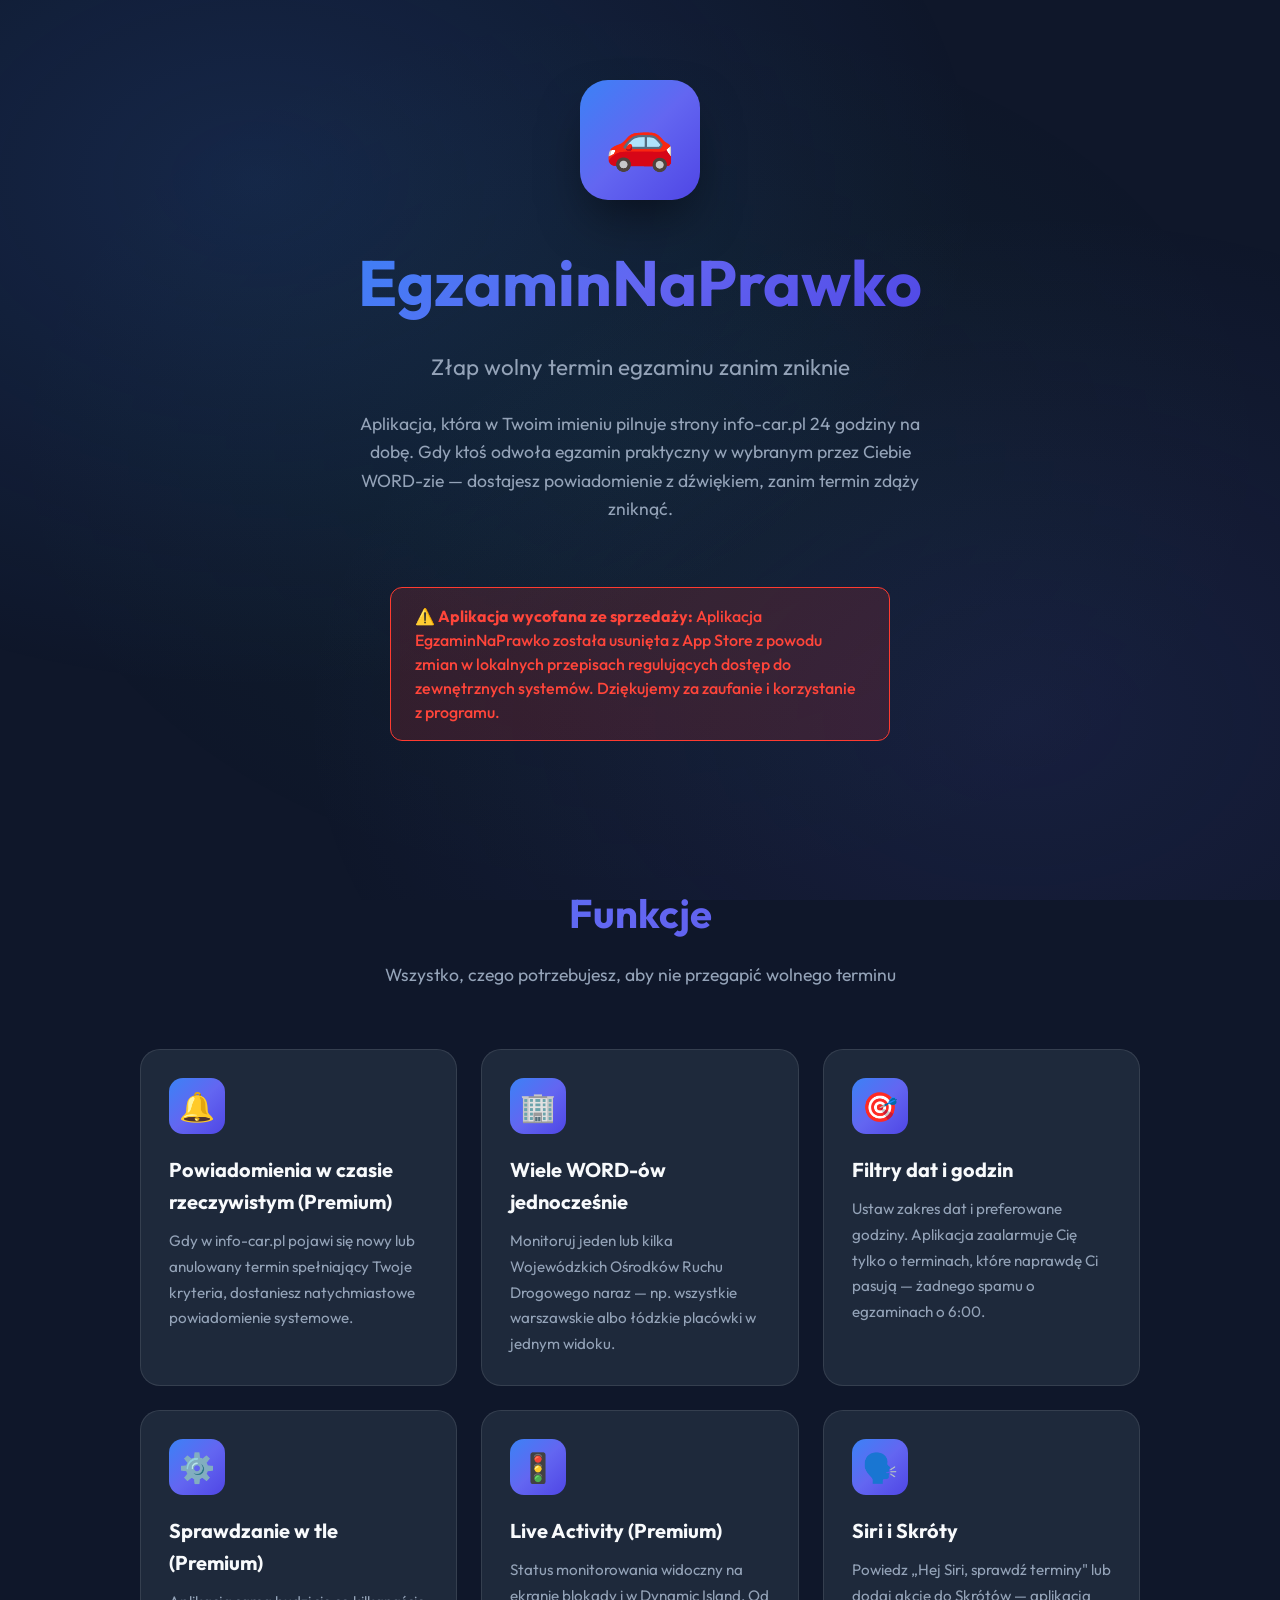
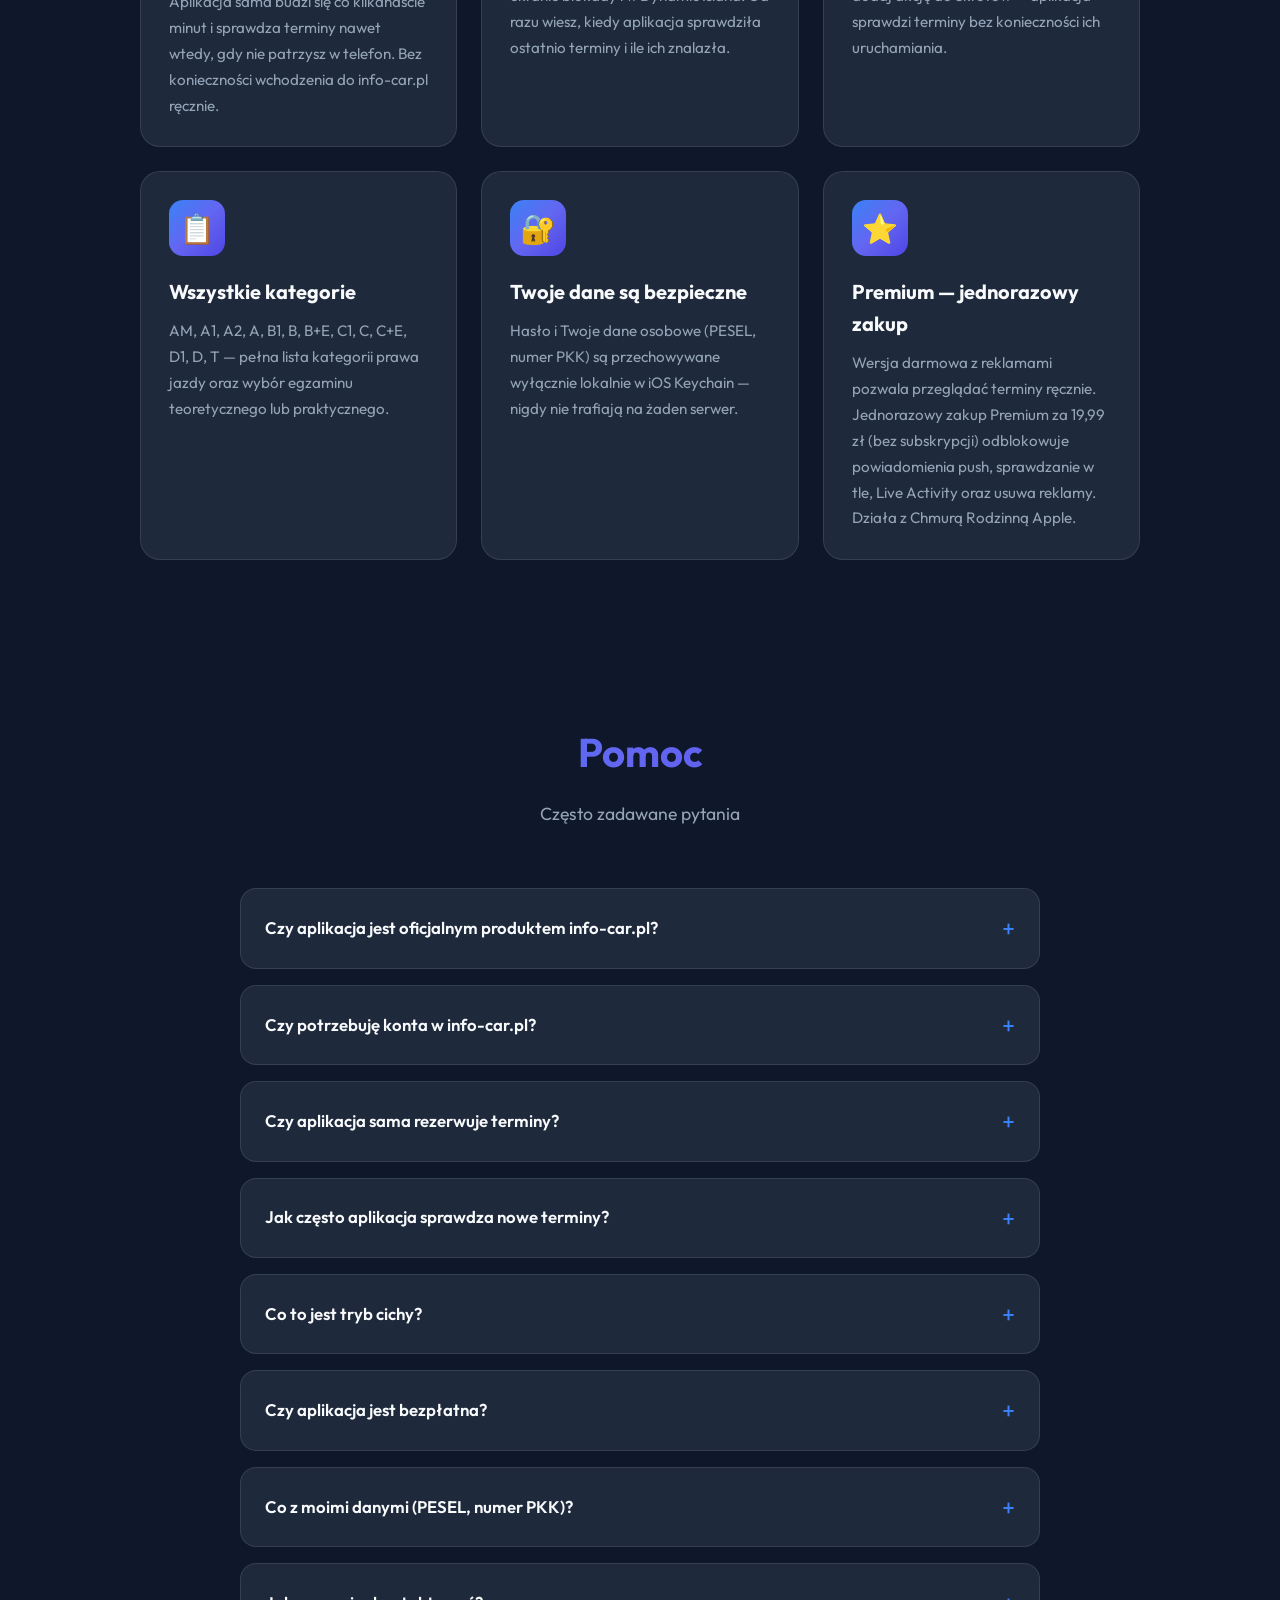
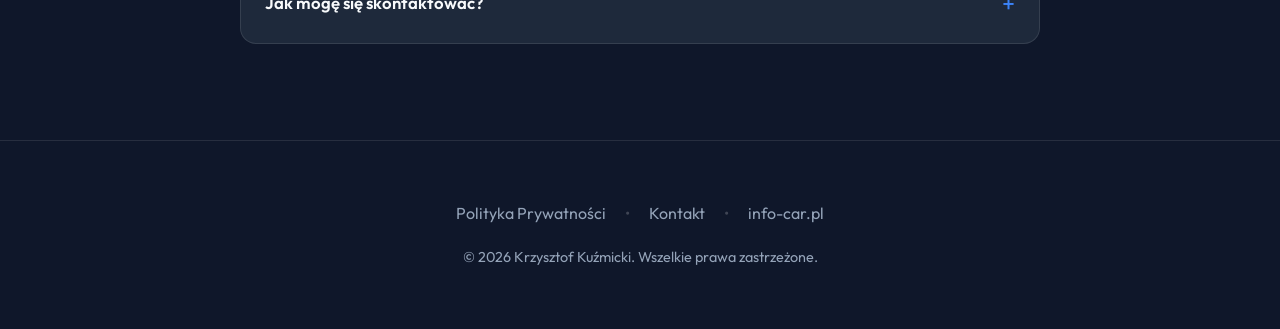
<file: index.html>
<!DOCTYPE html>
<html lang="pl">
<head>
    <meta charset="UTF-8">
    <meta name="viewport" content="width=device-width, initial-scale=1.0">
    <meta http-equiv="X-UA-Compatible" content="IE=edge">

    <!-- SEO Meta Tags -->
    <title>EgzaminNaPrawko - Monitoruj wolne terminy egzaminu na prawo jazdy</title>
    <meta name="description" content="EgzaminNaPrawko - aplikacja iOS, która automatycznie sprawdza wolne terminy egzaminów na prawo jazdy w info-car.pl i powiadamia Cię w chwili pojawienia się nowego terminu.">
    <meta name="keywords" content="prawo jazdy, egzamin praktyczny, info-car, WORD, terminy egzaminu, monitor terminów, anulowane terminy, aplikacja iOS, prawko">
    <meta name="author" content="Krzysztof Kuźmicki">
    <meta name="robots" content="index, follow">
    <link rel="canonical" href="https://bigkrzyh.github.io/EgzaminNaPrawko/">

    <!-- Open Graph / Facebook -->
    <meta property="og:type" content="website">
    <meta property="og:url" content="https://bigkrzyh.github.io/EgzaminNaPrawko/">
    <meta property="og:title" content="EgzaminNaPrawko - Monitoruj wolne terminy egzaminu na prawo jazdy">
    <meta property="og:description" content="Automatyczne monitorowanie wolnych terminów egzaminów w info-car.pl. Powiadomienia o nowych i anulowanych terminach we wszystkich WORD-ach w Polsce.">
    <meta property="og:locale" content="pl_PL">

    <!-- Twitter -->
    <meta name="twitter:card" content="summary_large_image">
    <meta name="twitter:title" content="EgzaminNaPrawko - Monitoruj wolne terminy egzaminu">
    <meta name="twitter:description" content="Automatyczne monitorowanie wolnych terminów egzaminów na prawo jazdy w info-car.pl.">

    <!-- Fonts -->
    <link rel="preconnect" href="https://fonts.googleapis.com">
    <link rel="preconnect" href="https://fonts.gstatic.com" crossorigin>
    <link href="https://fonts.googleapis.com/css2?family=Outfit:wght@400;500;600;700&display=swap" rel="stylesheet">

    <!-- Styles -->
    <link rel="stylesheet" href="style.css">
</head>
<body>
    <div class="bg-gradient"></div>

    <!-- Hero Section -->
    <header class="hero">
        <div class="hero-content">
            <div class="app-icon" role="img" aria-label="EgzaminNaPrawko icon">
                🚗
            </div>
            <h1>EgzaminNaPrawko</h1>
            <p class="tagline">Złap wolny termin egzaminu zanim zniknie</p>
            <p class="description">
                Aplikacja, która w Twoim imieniu pilnuje strony info-car.pl 24 godziny na dobę.
                Gdy ktoś odwoła egzamin praktyczny w wybranym przez Ciebie WORD-zie — dostajesz
                powiadomienie z dźwiękiem, zanim termin zdąży zniknąć.
            </p>

            <div class="cta-buttons">
                <div class="withdrawn-notice" style="background: rgba(255, 59, 48, 0.15); border: 1px solid #FF3B30; color: #FF453a; padding: 1rem 1.5rem; border-radius: 12px; margin-top: 1.5rem; font-weight: 500; text-align: left; max-width: 500px; line-height: 1.5;">
                    ⚠️ <strong>Aplikacja wycofana ze sprzedaży:</strong> Aplikacja EgzaminNaPrawko została usunięta z App Store z powodu zmian w lokalnych przepisach regulujących dostęp do zewnętrznych systemów. Dziękujemy za zaufanie i korzystanie z programu.
                </div>
            </div>
        </div>
    </header>

    <!-- Features Section -->
    <section id="features">
        <div class="container">
            <h2 class="section-title">Funkcje</h2>
            <p class="section-subtitle">Wszystko, czego potrzebujesz, aby nie przegapić wolnego terminu</p>

            <div class="features-grid">
                <div class="feature-card">
                    <div class="feature-icon">🔔</div>
                    <h3>Powiadomienia w czasie rzeczywistym (Premium)</h3>
                    <p>Gdy w info-car.pl pojawi się nowy lub anulowany termin spełniający Twoje kryteria, dostaniesz natychmiastowe powiadomienie systemowe.</p>
                </div>

                <div class="feature-card">
                    <div class="feature-icon">🏢</div>
                    <h3>Wiele WORD-ów jednocześnie</h3>
                    <p>Monitoruj jeden lub kilka Wojewódzkich Ośrodków Ruchu Drogowego naraz — np. wszystkie warszawskie albo łódzkie placówki w jednym widoku.</p>
                </div>

                <div class="feature-card">
                    <div class="feature-icon">🎯</div>
                    <h3>Filtry dat i godzin</h3>
                    <p>Ustaw zakres dat i preferowane godziny. Aplikacja zaalarmuje Cię tylko o terminach, które naprawdę Ci pasują — żadnego spamu o egzaminach o 6:00.</p>
                </div>

                <div class="feature-card">
                    <div class="feature-icon">⚙️</div>
                    <h3>Sprawdzanie w tle (Premium)</h3>
                    <p>Aplikacja sama budzi się co kilkanaście minut i sprawdza terminy nawet wtedy, gdy nie patrzysz w telefon. Bez konieczności wchodzenia do info-car.pl ręcznie.</p>
                </div>

                <div class="feature-card">
                    <div class="feature-icon">🚦</div>
                    <h3>Live Activity (Premium)</h3>
                    <p>Status monitorowania widoczny na ekranie blokady i w Dynamic Island. Od razu wiesz, kiedy aplikacja sprawdziła ostatnio terminy i ile ich znalazła.</p>
                </div>

                <div class="feature-card">
                    <div class="feature-icon">🗣️</div>
                    <h3>Siri i Skróty</h3>
                    <p>Powiedz „Hej Siri, sprawdź terminy" lub dodaj akcję do Skrótów — aplikacja sprawdzi terminy bez konieczności ich uruchamiania.</p>
                </div>

                <div class="feature-card">
                    <div class="feature-icon">📋</div>
                    <h3>Wszystkie kategorie</h3>
                    <p>AM, A1, A2, A, B1, B, B+E, C1, C, C+E, D1, D, T — pełna lista kategorii prawa jazdy oraz wybór egzaminu teoretycznego lub praktycznego.</p>
                </div>

                <div class="feature-card">
                    <div class="feature-icon">🔐</div>
                    <h3>Twoje dane są bezpieczne</h3>
                    <p>Hasło i Twoje dane osobowe (PESEL, numer PKK) są przechowywane wyłącznie lokalnie w iOS Keychain — nigdy nie trafiają na żaden serwer.</p>
                </div>

                <div class="feature-card">
                    <div class="feature-icon">⭐</div>
                    <h3>Premium — jednorazowy zakup</h3>
                    <p>Wersja darmowa z reklamami pozwala przeglądać terminy ręcznie. Jednorazowy zakup Premium za 19,99 zł (bez subskrypcji) odblokowuje powiadomienia push, sprawdzanie w tle, Live Activity oraz usuwa reklamy. Działa z Chmurą Rodzinną Apple.</p>
                </div>
            </div>
        </div>
    </section>

    <!-- FAQ Section -->
    <section id="faq">
        <div class="container">
            <h2 class="section-title">Pomoc</h2>
            <p class="section-subtitle">Często zadawane pytania</p>

            <div class="faq-list">
                <details class="faq-item">
                    <summary>Czy aplikacja jest oficjalnym produktem info-car.pl?</summary>
                    <p>Nie. EgzaminNaPrawko jest niezależną aplikacją, która korzysta z publicznego API serwisu info-car.pl. Aplikacja nie jest powiązana, wspierana ani zatwierdzona przez info-car.pl, Ministerstwo Infrastruktury ani żaden Wojewódzki Ośrodek Ruchu Drogowego (WORD).</p>
                </details>

                <details class="faq-item">
                    <summary>Czy potrzebuję konta w info-car.pl?</summary>
                    <p>Tak. Aplikacja loguje się Twoimi danymi do info-car.pl, aby mieć dostęp do listy wolnych terminów. Logowanie odbywa się przez oficjalny formularz info-car.pl — Twoje hasło nie trafia do nas.</p>
                </details>

                <details class="faq-item">
                    <summary>Czy aplikacja sama rezerwuje terminy?</summary>
                    <p>Nie. Aplikacja jedynie informuje Cię o pojawiających się terminach. Rezerwacja zawsze odbywa się ręcznie przez Ciebie w aplikacji info-car.pl — to gwarantuje zgodność z regulaminem serwisu i daje Ci pełną kontrolę.</p>
                </details>

                <details class="faq-item">
                    <summary>Jak często aplikacja sprawdza nowe terminy?</summary>
                    <p>Domyślnie co 90 sekund, gdy aplikacja jest otwarta. Możesz zmienić interwał w ustawieniach. W tle iOS sam decyduje, kiedy obudzić aplikację — zwykle co 15–60 minut. Aby maksymalnie zwiększyć szansę złapania terminu, najlepiej zostaw aplikację otwartą.</p>
                </details>

                <details class="faq-item">
                    <summary>Co to jest tryb cichy?</summary>
                    <p>Tryb cichy pozwala wyciszyć powiadomienia w wybranych godzinach (np. między 22:00 a 7:00). Powiadomienia są nadal dostarczane, ale bez dźwięku ani alarmu — żebyś rano mógł sprawdzić, czy w nocy nie pojawił się jakiś termin.</p>
                </details>

                <details class="faq-item">
                    <summary>Czy aplikacja jest bezpłatna?</summary>
                    <p>Wersja podstawowa jest darmowa — możesz przeglądać terminy i ręcznie sprawdzać dostępność. Jednorazowy zakup <strong>Premium za 19,99 zł</strong> (bez subskrypcji) odblokowuje powiadomienia push o nowych terminach, sprawdzanie w tle, Live Activity / Dynamic Island oraz usuwa reklamy. Premium jest udostępniany w ramach Chmury Rodzinnej Apple i można go przywrócić na innym urządzeniu z tym samym Apple ID.</p>
                </details>

                <details class="faq-item">
                    <summary>Co z moimi danymi (PESEL, numer PKK)?</summary>
                    <p>Wszystkie Twoje dane osobowe są przechowywane wyłącznie lokalnie na Twoim urządzeniu, w bezpiecznym iOS Keychain. Nie są wysyłane na żadne serwery (poza oczywiście oficjalnym API info-car.pl podczas logowania). Po odinstalowaniu aplikacji wszystkie dane są usuwane.</p>
                </details>

                <details class="faq-item">
                    <summary>Jak mogę się skontaktować?</summary>
                    <p>W razie pytań lub problemów napisz na adres: <a href="mailto:bigkrzyh@gmail.com">bigkrzyh@gmail.com</a></p>
                </details>
            </div>
        </div>
    </section>

    <!-- Footer -->
    <footer>
        <div class="container">
            <div class="footer-links">
                <a href="privacy.html">Polityka Prywatności</a>
                <span class="separator">•</span>
                <a href="mailto:bigkrzyh@gmail.com">Kontakt</a>
                <span class="separator">•</span>
                <a href="https://info-car.pl" target="_blank" rel="noopener">info-car.pl</a>
            </div>
            <p class="copyright">
                © 2026 Krzysztof Kuźmicki. Wszelkie prawa zastrzeżone.
            </p>
        </div>
    </footer>
</body>
</html>
</file>
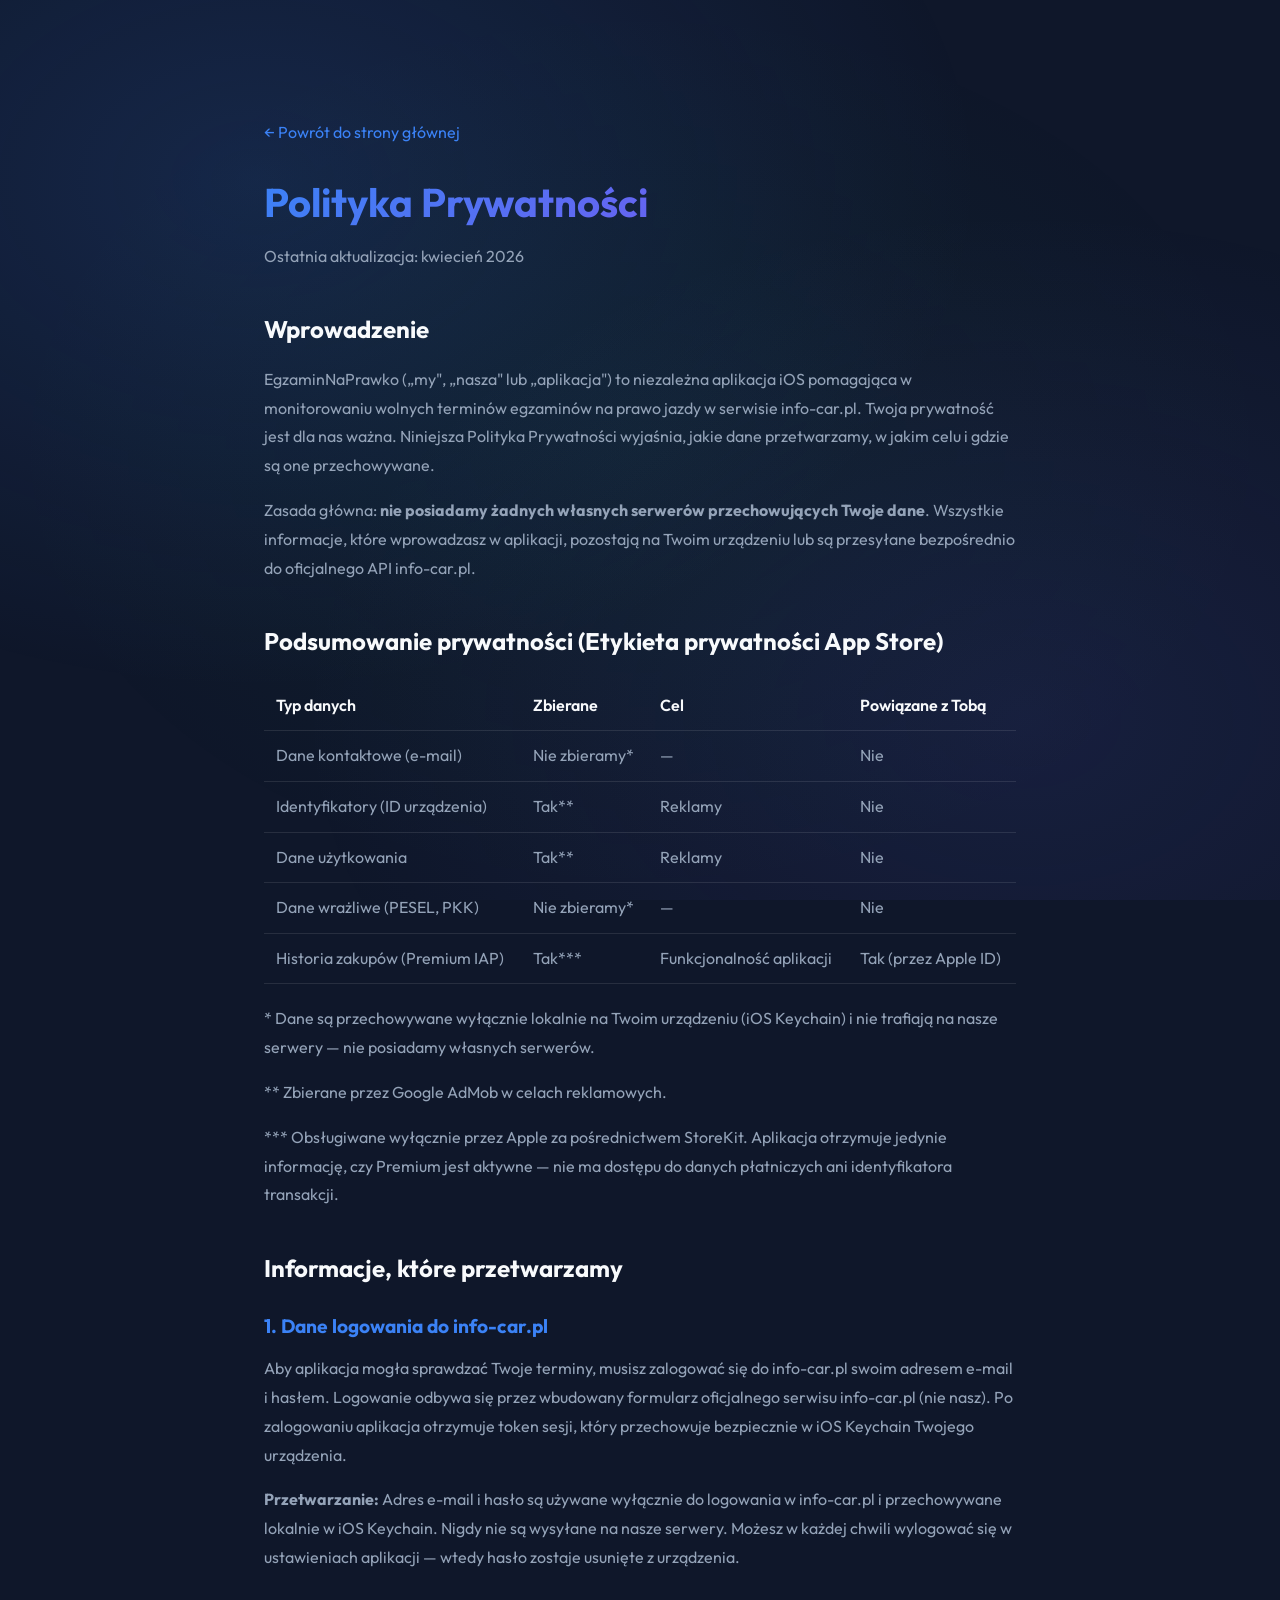
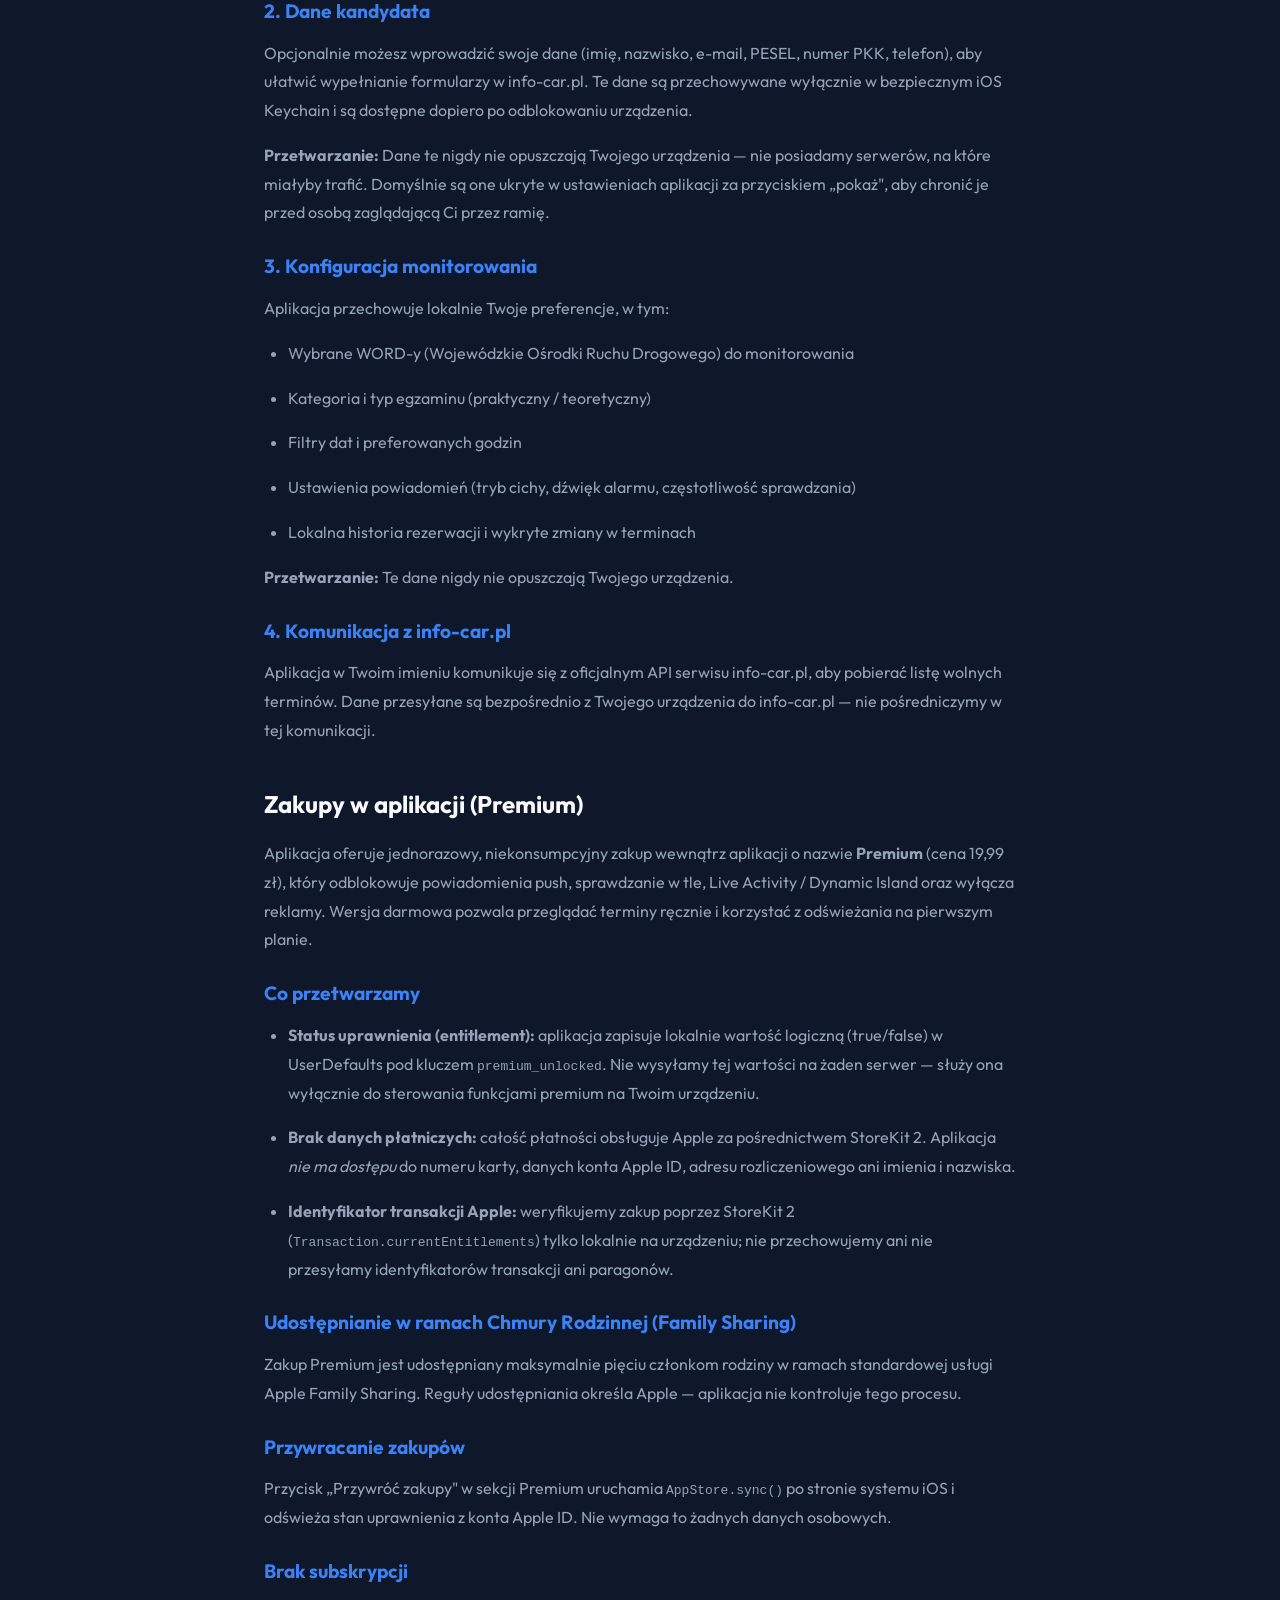
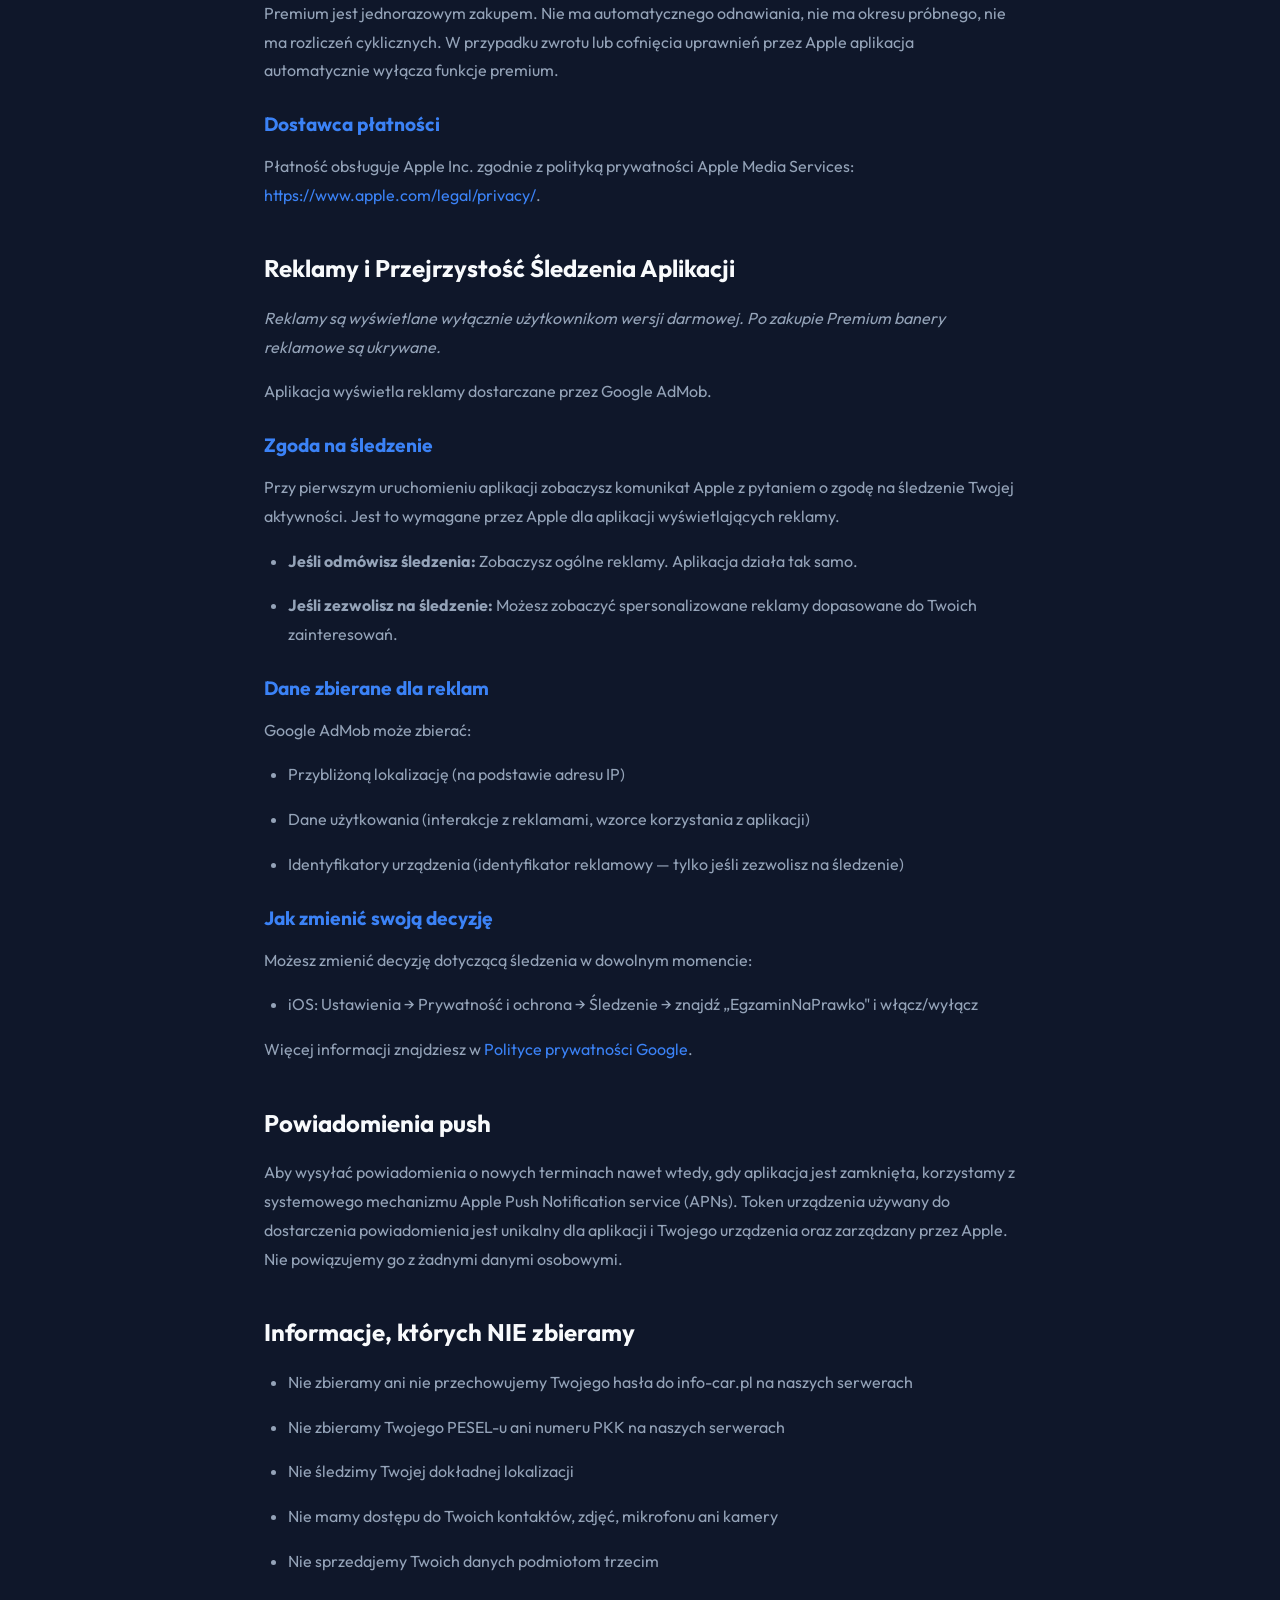
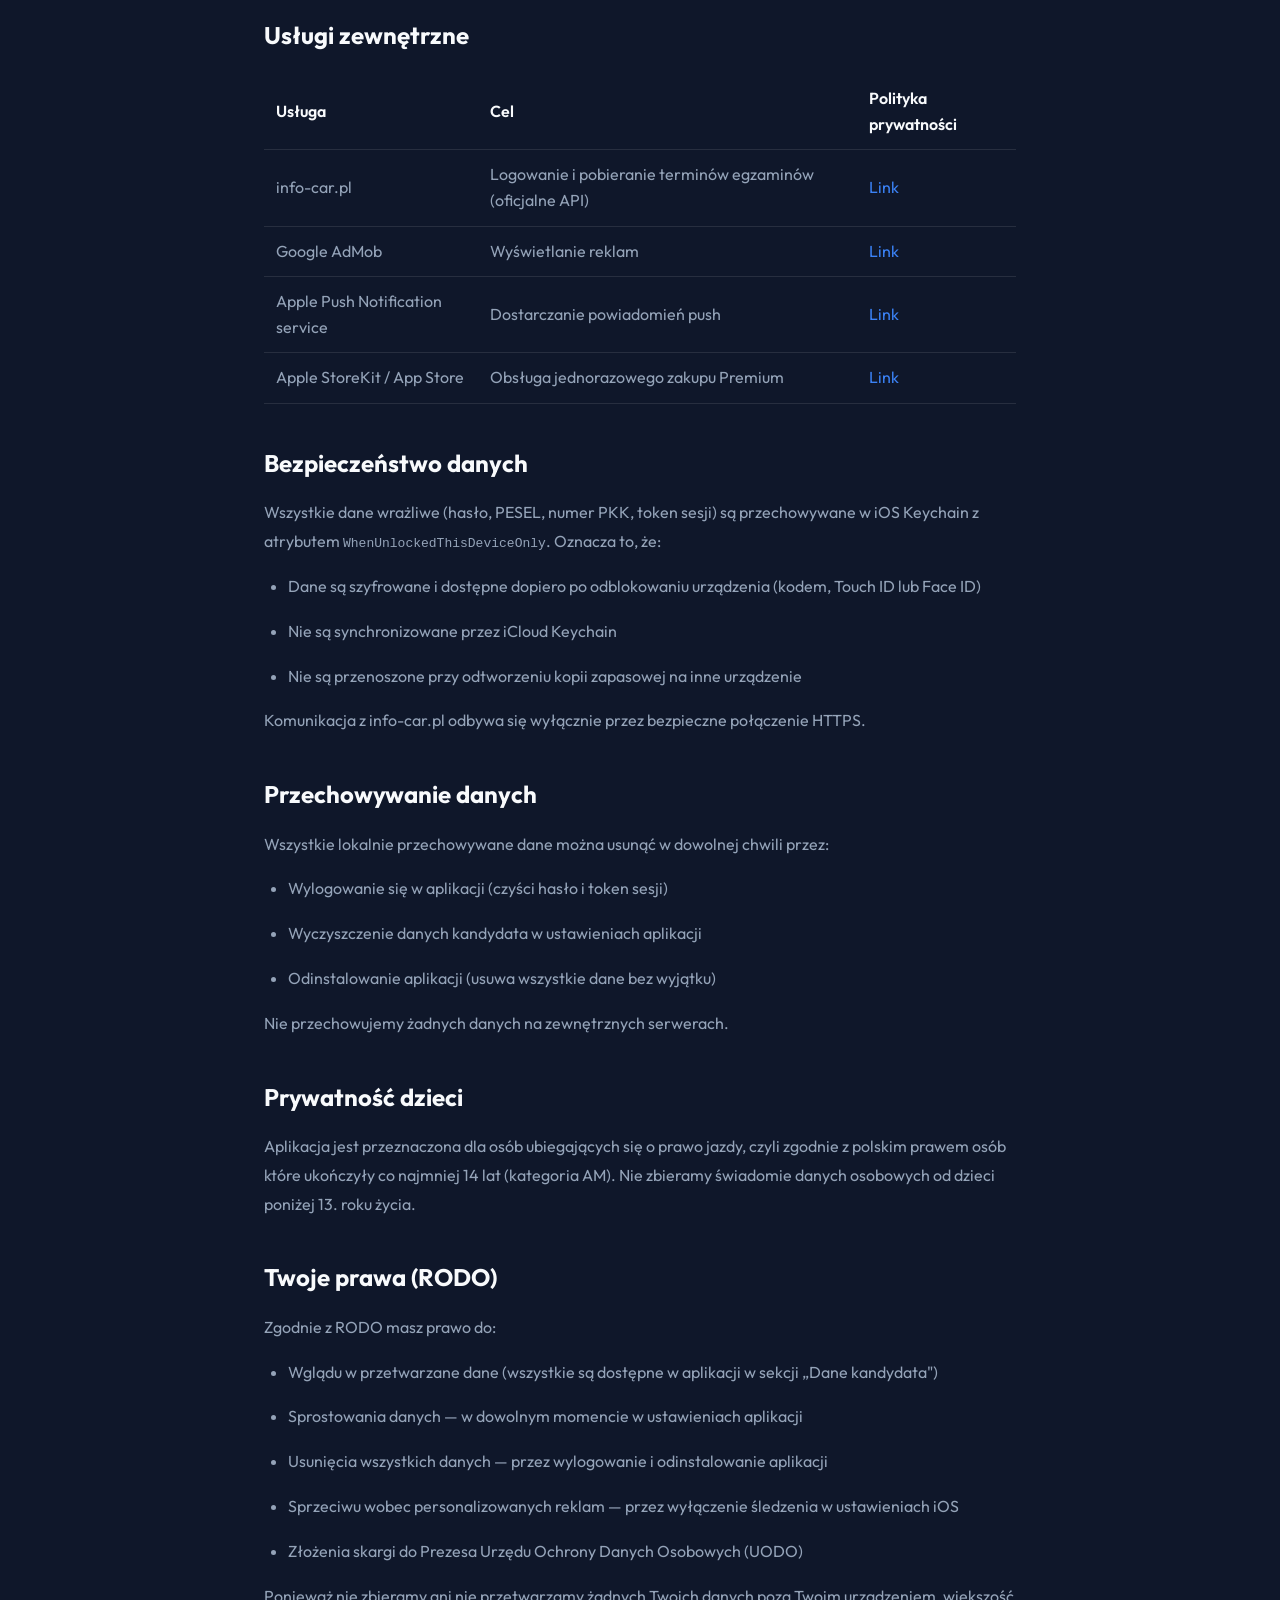
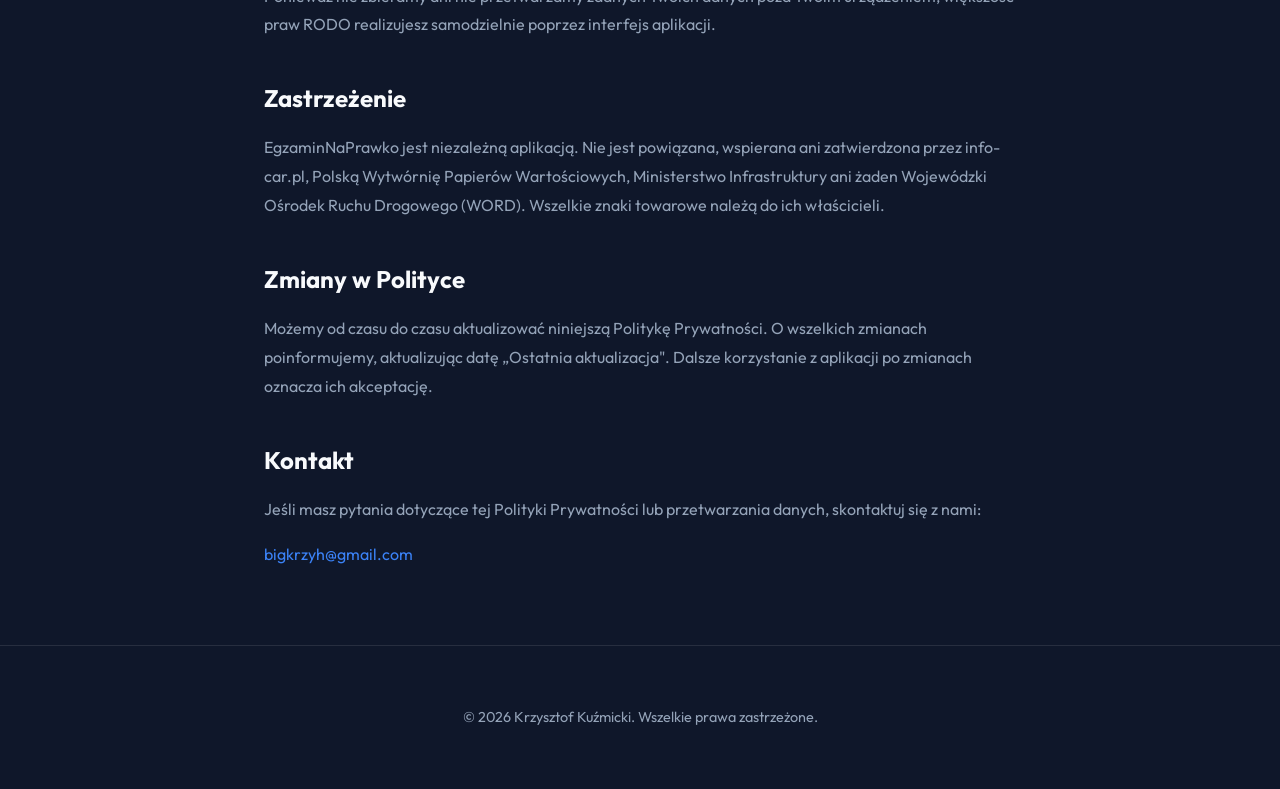
<file: privacy.html>
<!DOCTYPE html>
<html lang="pl">
<head>
    <meta charset="UTF-8">
    <meta name="viewport" content="width=device-width, initial-scale=1.0">
    <meta http-equiv="X-UA-Compatible" content="IE=edge">

    <title>Polityka Prywatności - EgzaminNaPrawko</title>
    <meta name="description" content="Polityka prywatności aplikacji EgzaminNaPrawko">
    <meta name="robots" content="index, follow">
    <link rel="canonical" href="https://bigkrzyh.github.io/EgzaminNaPrawko/privacy.html">

    <link rel="preconnect" href="https://fonts.googleapis.com">
    <link rel="preconnect" href="https://fonts.gstatic.com" crossorigin>
    <link href="https://fonts.googleapis.com/css2?family=Outfit:wght@400;500;600;700&display=swap" rel="stylesheet">

    <link rel="stylesheet" href="style.css">
    <style>
        .privacy-content {
            max-width: 800px;
            margin: 0 auto;
            padding: 120px 24px 60px;
        }
        .privacy-content h1 {
            font-size: 2.5rem;
            margin-bottom: 8px;
            background: var(--gradient);
            -webkit-background-clip: text;
            -webkit-text-fill-color: transparent;
            background-clip: text;
        }
        .privacy-content .updated {
            color: var(--text-secondary);
            margin-bottom: 40px;
        }
        .privacy-content h2 {
            font-size: 1.5rem;
            margin: 40px 0 16px;
            color: var(--text-primary);
        }
        .privacy-content h3 {
            font-size: 1.2rem;
            margin: 24px 0 12px;
            color: var(--primary);
        }
        .privacy-content p, .privacy-content li {
            color: var(--text-secondary);
            margin-bottom: 16px;
            line-height: 1.8;
        }
        .privacy-content ul {
            margin-left: 24px;
            margin-bottom: 16px;
        }
        .privacy-content a {
            color: var(--primary);
            text-decoration: none;
        }
        .privacy-content a:hover {
            text-decoration: underline;
        }
        .privacy-content table {
            width: 100%;
            border-collapse: collapse;
            margin: 20px 0;
        }
        .privacy-content th, .privacy-content td {
            padding: 12px;
            text-align: left;
            border-bottom: 1px solid rgba(255,255,255,0.1);
        }
        .privacy-content th {
            color: var(--text-primary);
            font-weight: 600;
        }
        .privacy-content td {
            color: var(--text-secondary);
        }
        .back-link {
            display: inline-flex;
            align-items: center;
            gap: 8px;
            color: var(--primary);
            text-decoration: none;
            margin-bottom: 24px;
        }
        .back-link:hover {
            text-decoration: underline;
        }
    </style>
</head>
<body>
    <div class="bg-gradient"></div>

    <main class="privacy-content">
        <a href="./" class="back-link">← Powrót do strony głównej</a>

        <h1>Polityka Prywatności</h1>
        <p class="updated">Ostatnia aktualizacja: kwiecień 2026</p>

        <h2>Wprowadzenie</h2>
        <p>EgzaminNaPrawko („my", „nasza" lub „aplikacja") to niezależna aplikacja iOS pomagająca w monitorowaniu wolnych terminów egzaminów na prawo jazdy w serwisie info-car.pl. Twoja prywatność jest dla nas ważna. Niniejsza Polityka Prywatności wyjaśnia, jakie dane przetwarzamy, w jakim celu i gdzie są one przechowywane.</p>
        <p>Zasada główna: <strong>nie posiadamy żadnych własnych serwerów przechowujących Twoje dane</strong>. Wszystkie informacje, które wprowadzasz w aplikacji, pozostają na Twoim urządzeniu lub są przesyłane bezpośrednio do oficjalnego API info-car.pl.</p>

        <h2>Podsumowanie prywatności (Etykieta prywatności App Store)</h2>
        <table>
            <tr>
                <th>Typ danych</th>
                <th>Zbierane</th>
                <th>Cel</th>
                <th>Powiązane z Tobą</th>
            </tr>
            <tr>
                <td>Dane kontaktowe (e-mail)</td>
                <td>Nie zbieramy*</td>
                <td>—</td>
                <td>Nie</td>
            </tr>
            <tr>
                <td>Identyfikatory (ID urządzenia)</td>
                <td>Tak**</td>
                <td>Reklamy</td>
                <td>Nie</td>
            </tr>
            <tr>
                <td>Dane użytkowania</td>
                <td>Tak**</td>
                <td>Reklamy</td>
                <td>Nie</td>
            </tr>
            <tr>
                <td>Dane wrażliwe (PESEL, PKK)</td>
                <td>Nie zbieramy*</td>
                <td>—</td>
                <td>Nie</td>
            </tr>
            <tr>
                <td>Historia zakupów (Premium IAP)</td>
                <td>Tak***</td>
                <td>Funkcjonalność aplikacji</td>
                <td>Tak (przez Apple ID)</td>
            </tr>
        </table>
        <p>* Dane są przechowywane wyłącznie lokalnie na Twoim urządzeniu (iOS Keychain) i nie trafiają na nasze serwery — nie posiadamy własnych serwerów.</p>
        <p>** Zbierane przez Google AdMob w celach reklamowych.</p>
        <p>*** Obsługiwane wyłącznie przez Apple za pośrednictwem StoreKit. Aplikacja otrzymuje jedynie informację, czy Premium jest aktywne — nie ma dostępu do danych płatniczych ani identyfikatora transakcji.</p>

        <h2>Informacje, które przetwarzamy</h2>

        <h3>1. Dane logowania do info-car.pl</h3>
        <p>Aby aplikacja mogła sprawdzać Twoje terminy, musisz zalogować się do info-car.pl swoim adresem e-mail i hasłem. Logowanie odbywa się przez wbudowany formularz oficjalnego serwisu info-car.pl (nie nasz). Po zalogowaniu aplikacja otrzymuje token sesji, który przechowuje bezpiecznie w iOS Keychain Twojego urządzenia.</p>
        <p><strong>Przetwarzanie:</strong> Adres e-mail i hasło są używane wyłącznie do logowania w info-car.pl i przechowywane lokalnie w iOS Keychain. Nigdy nie są wysyłane na nasze serwery. Możesz w każdej chwili wylogować się w ustawieniach aplikacji — wtedy hasło zostaje usunięte z urządzenia.</p>

        <h3>2. Dane kandydata</h3>
        <p>Opcjonalnie możesz wprowadzić swoje dane (imię, nazwisko, e-mail, PESEL, numer PKK, telefon), aby ułatwić wypełnianie formularzy w info-car.pl. Te dane są przechowywane wyłącznie w bezpiecznym iOS Keychain i są dostępne dopiero po odblokowaniu urządzenia.</p>
        <p><strong>Przetwarzanie:</strong> Dane te nigdy nie opuszczają Twojego urządzenia — nie posiadamy serwerów, na które miałyby trafić. Domyślnie są one ukryte w ustawieniach aplikacji za przyciskiem „pokaż", aby chronić je przed osobą zaglądającą Ci przez ramię.</p>

        <h3>3. Konfiguracja monitorowania</h3>
        <p>Aplikacja przechowuje lokalnie Twoje preferencje, w tym:</p>
        <ul>
            <li>Wybrane WORD-y (Wojewódzkie Ośrodki Ruchu Drogowego) do monitorowania</li>
            <li>Kategoria i typ egzaminu (praktyczny / teoretyczny)</li>
            <li>Filtry dat i preferowanych godzin</li>
            <li>Ustawienia powiadomień (tryb cichy, dźwięk alarmu, częstotliwość sprawdzania)</li>
            <li>Lokalna historia rezerwacji i wykryte zmiany w terminach</li>
        </ul>
        <p><strong>Przetwarzanie:</strong> Te dane nigdy nie opuszczają Twojego urządzenia.</p>

        <h3>4. Komunikacja z info-car.pl</h3>
        <p>Aplikacja w Twoim imieniu komunikuje się z oficjalnym API serwisu info-car.pl, aby pobierać listę wolnych terminów. Dane przesyłane są bezpośrednio z Twojego urządzenia do info-car.pl — nie pośredniczymy w tej komunikacji.</p>

        <h2>Zakupy w aplikacji (Premium)</h2>
        <p>Aplikacja oferuje jednorazowy, niekonsumpcyjny zakup wewnątrz aplikacji o nazwie <strong>Premium</strong> (cena 19,99 zł), który odblokowuje powiadomienia push, sprawdzanie w tle, Live Activity / Dynamic Island oraz wyłącza reklamy. Wersja darmowa pozwala przeglądać terminy ręcznie i korzystać z odświeżania na pierwszym planie.</p>

        <h3>Co przetwarzamy</h3>
        <ul>
            <li><strong>Status uprawnienia (entitlement):</strong> aplikacja zapisuje lokalnie wartość logiczną (true/false) w UserDefaults pod kluczem <code>premium_unlocked</code>. Nie wysyłamy tej wartości na żaden serwer — służy ona wyłącznie do sterowania funkcjami premium na Twoim urządzeniu.</li>
            <li><strong>Brak danych płatniczych:</strong> całość płatności obsługuje Apple za pośrednictwem StoreKit 2. Aplikacja <em>nie ma dostępu</em> do numeru karty, danych konta Apple ID, adresu rozliczeniowego ani imienia i nazwiska.</li>
            <li><strong>Identyfikator transakcji Apple:</strong> weryfikujemy zakup poprzez StoreKit 2 (<code>Transaction.currentEntitlements</code>) tylko lokalnie na urządzeniu; nie przechowujemy ani nie przesyłamy identyfikatorów transakcji ani paragonów.</li>
        </ul>

        <h3>Udostępnianie w ramach Chmury Rodzinnej (Family Sharing)</h3>
        <p>Zakup Premium jest udostępniany maksymalnie pięciu członkom rodziny w ramach standardowej usługi Apple Family Sharing. Reguły udostępniania określa Apple — aplikacja nie kontroluje tego procesu.</p>

        <h3>Przywracanie zakupów</h3>
        <p>Przycisk „Przywróć zakupy" w sekcji Premium uruchamia <code>AppStore.sync()</code> po stronie systemu iOS i odświeża stan uprawnienia z konta Apple ID. Nie wymaga to żadnych danych osobowych.</p>

        <h3>Brak subskrypcji</h3>
        <p>Premium jest jednorazowym zakupem. Nie ma automatycznego odnawiania, nie ma okresu próbnego, nie ma rozliczeń cyklicznych. W przypadku zwrotu lub cofnięcia uprawnień przez Apple aplikacja automatycznie wyłącza funkcje premium.</p>

        <h3>Dostawca płatności</h3>
        <p>Płatność obsługuje Apple Inc. zgodnie z polityką prywatności Apple Media Services: <a href="https://www.apple.com/legal/privacy/" target="_blank" rel="noopener">https://www.apple.com/legal/privacy/</a>.</p>

        <h2>Reklamy i Przejrzystość Śledzenia Aplikacji</h2>
        <p><em>Reklamy są wyświetlane wyłącznie użytkownikom wersji darmowej. Po zakupie Premium banery reklamowe są ukrywane.</em></p>
        <p>Aplikacja wyświetla reklamy dostarczane przez Google AdMob.</p>

        <h3>Zgoda na śledzenie</h3>
        <p>Przy pierwszym uruchomieniu aplikacji zobaczysz komunikat Apple z pytaniem o zgodę na śledzenie Twojej aktywności. Jest to wymagane przez Apple dla aplikacji wyświetlających reklamy.</p>
        <ul>
            <li><strong>Jeśli odmówisz śledzenia:</strong> Zobaczysz ogólne reklamy. Aplikacja działa tak samo.</li>
            <li><strong>Jeśli zezwolisz na śledzenie:</strong> Możesz zobaczyć spersonalizowane reklamy dopasowane do Twoich zainteresowań.</li>
        </ul>

        <h3>Dane zbierane dla reklam</h3>
        <p>Google AdMob może zbierać:</p>
        <ul>
            <li>Przybliżoną lokalizację (na podstawie adresu IP)</li>
            <li>Dane użytkowania (interakcje z reklamami, wzorce korzystania z aplikacji)</li>
            <li>Identyfikatory urządzenia (identyfikator reklamowy — tylko jeśli zezwolisz na śledzenie)</li>
        </ul>

        <h3>Jak zmienić swoją decyzję</h3>
        <p>Możesz zmienić decyzję dotyczącą śledzenia w dowolnym momencie:</p>
        <ul>
            <li>iOS: Ustawienia → Prywatność i ochrona → Śledzenie → znajdź „EgzaminNaPrawko" i włącz/wyłącz</li>
        </ul>
        <p>Więcej informacji znajdziesz w <a href="https://policies.google.com/privacy" target="_blank" rel="noopener">Polityce prywatności Google</a>.</p>

        <h2>Powiadomienia push</h2>
        <p>Aby wysyłać powiadomienia o nowych terminach nawet wtedy, gdy aplikacja jest zamknięta, korzystamy z systemowego mechanizmu Apple Push Notification service (APNs). Token urządzenia używany do dostarczenia powiadomienia jest unikalny dla aplikacji i Twojego urządzenia oraz zarządzany przez Apple. Nie powiązujemy go z żadnymi danymi osobowymi.</p>

        <h2>Informacje, których NIE zbieramy</h2>
        <ul>
            <li>Nie zbieramy ani nie przechowujemy Twojego hasła do info-car.pl na naszych serwerach</li>
            <li>Nie zbieramy Twojego PESEL-u ani numeru PKK na naszych serwerach</li>
            <li>Nie śledzimy Twojej dokładnej lokalizacji</li>
            <li>Nie mamy dostępu do Twoich kontaktów, zdjęć, mikrofonu ani kamery</li>
            <li>Nie sprzedajemy Twoich danych podmiotom trzecim</li>
        </ul>

        <h2>Usługi zewnętrzne</h2>
        <table>
            <tr>
                <th>Usługa</th>
                <th>Cel</th>
                <th>Polityka prywatności</th>
            </tr>
            <tr>
                <td>info-car.pl</td>
                <td>Logowanie i pobieranie terminów egzaminów (oficjalne API)</td>
                <td><a href="https://info-car.pl" target="_blank" rel="noopener">Link</a></td>
            </tr>
            <tr>
                <td>Google AdMob</td>
                <td>Wyświetlanie reklam</td>
                <td><a href="https://policies.google.com/privacy" target="_blank" rel="noopener">Link</a></td>
            </tr>
            <tr>
                <td>Apple Push Notification service</td>
                <td>Dostarczanie powiadomień push</td>
                <td><a href="https://www.apple.com/legal/privacy/" target="_blank" rel="noopener">Link</a></td>
            </tr>
            <tr>
                <td>Apple StoreKit / App Store</td>
                <td>Obsługa jednorazowego zakupu Premium</td>
                <td><a href="https://www.apple.com/legal/privacy/" target="_blank" rel="noopener">Link</a></td>
            </tr>
        </table>

        <h2>Bezpieczeństwo danych</h2>
        <p>Wszystkie dane wrażliwe (hasło, PESEL, numer PKK, token sesji) są przechowywane w iOS Keychain z atrybutem <code>WhenUnlockedThisDeviceOnly</code>. Oznacza to, że:</p>
        <ul>
            <li>Dane są szyfrowane i dostępne dopiero po odblokowaniu urządzenia (kodem, Touch ID lub Face ID)</li>
            <li>Nie są synchronizowane przez iCloud Keychain</li>
            <li>Nie są przenoszone przy odtworzeniu kopii zapasowej na inne urządzenie</li>
        </ul>
        <p>Komunikacja z info-car.pl odbywa się wyłącznie przez bezpieczne połączenie HTTPS.</p>

        <h2>Przechowywanie danych</h2>
        <p>Wszystkie lokalnie przechowywane dane można usunąć w dowolnej chwili przez:</p>
        <ul>
            <li>Wylogowanie się w aplikacji (czyści hasło i token sesji)</li>
            <li>Wyczyszczenie danych kandydata w ustawieniach aplikacji</li>
            <li>Odinstalowanie aplikacji (usuwa wszystkie dane bez wyjątku)</li>
        </ul>
        <p>Nie przechowujemy żadnych danych na zewnętrznych serwerach.</p>

        <h2>Prywatność dzieci</h2>
        <p>Aplikacja jest przeznaczona dla osób ubiegających się o prawo jazdy, czyli zgodnie z polskim prawem osób które ukończyły co najmniej 14 lat (kategoria AM). Nie zbieramy świadomie danych osobowych od dzieci poniżej 13. roku życia.</p>

        <h2>Twoje prawa (RODO)</h2>
        <p>Zgodnie z RODO masz prawo do:</p>
        <ul>
            <li>Wglądu w przetwarzane dane (wszystkie są dostępne w aplikacji w sekcji „Dane kandydata")</li>
            <li>Sprostowania danych — w dowolnym momencie w ustawieniach aplikacji</li>
            <li>Usunięcia wszystkich danych — przez wylogowanie i odinstalowanie aplikacji</li>
            <li>Sprzeciwu wobec personalizowanych reklam — przez wyłączenie śledzenia w ustawieniach iOS</li>
            <li>Złożenia skargi do Prezesa Urzędu Ochrony Danych Osobowych (UODO)</li>
        </ul>
        <p>Ponieważ nie zbieramy ani nie przetwarzamy żadnych Twoich danych poza Twoim urządzeniem, większość praw RODO realizujesz samodzielnie poprzez interfejs aplikacji.</p>

        <h2>Zastrzeżenie</h2>
        <p>EgzaminNaPrawko jest niezależną aplikacją. Nie jest powiązana, wspierana ani zatwierdzona przez info-car.pl, Polską Wytwórnię Papierów Wartościowych, Ministerstwo Infrastruktury ani żaden Wojewódzki Ośrodek Ruchu Drogowego (WORD). Wszelkie znaki towarowe należą do ich właścicieli.</p>

        <h2>Zmiany w Polityce</h2>
        <p>Możemy od czasu do czasu aktualizować niniejszą Politykę Prywatności. O wszelkich zmianach poinformujemy, aktualizując datę „Ostatnia aktualizacja". Dalsze korzystanie z aplikacji po zmianach oznacza ich akceptację.</p>

        <h2>Kontakt</h2>
        <p>Jeśli masz pytania dotyczące tej Polityki Prywatności lub przetwarzania danych, skontaktuj się z nami:</p>
        <p><a href="mailto:bigkrzyh@gmail.com">bigkrzyh@gmail.com</a></p>
    </main>

    <footer>
        <div class="container">
            <p class="copyright">© 2026 Krzysztof Kuźmicki. Wszelkie prawa zastrzeżone.</p>
        </div>
    </footer>
</body>
</html>
</file>
<file: style.css>
/* EgzaminNaPrawko Website - Modern Dark Theme */

:root {
    --primary: #3b82f6;
    --primary-dark: #2563eb;
    --secondary: #6366f1;
    --accent: #22c55e;
    --bg-dark: #0f172a;
    --bg-card: #1e293b;
    --text-primary: #f8fafc;
    --text-secondary: #94a3b8;
    --gradient: linear-gradient(135deg, var(--primary) 0%, var(--secondary) 50%, #4f46e5 100%);
    --shadow: 0 25px 50px -12px rgba(0, 0, 0, 0.5);
}

* {
    margin: 0;
    padding: 0;
    box-sizing: border-box;
}

html {
    scroll-behavior: smooth;
}

body {
    font-family: 'Outfit', -apple-system, BlinkMacSystemFont, 'Segoe UI', Roboto, sans-serif;
    background: var(--bg-dark);
    color: var(--text-primary);
    line-height: 1.6;
    min-height: 100vh;
}

/* Background gradient effect */
.bg-gradient {
    position: fixed;
    top: 0;
    left: 0;
    width: 100%;
    height: 100%;
    background:
        radial-gradient(ellipse at 20% 20%, rgba(59, 130, 246, 0.15) 0%, transparent 50%),
        radial-gradient(ellipse at 80% 80%, rgba(99, 102, 241, 0.1) 0%, transparent 50%),
        radial-gradient(ellipse at 50% 50%, rgba(34, 197, 94, 0.05) 0%, transparent 70%);
    z-index: -1;
}

/* Container */
.container {
    max-width: 1200px;
    margin: 0 auto;
    padding: 0 24px;
}

/* Header / Hero Section */
.hero {
    min-height: 80vh;
    display: flex;
    align-items: center;
    justify-content: center;
    text-align: center;
    padding: 80px 24px 60px;
}

.hero-content {
    max-width: 800px;
}

.app-icon {
    width: 120px;
    height: 120px;
    border-radius: 28px;
    background: var(--gradient);
    display: flex;
    align-items: center;
    justify-content: center;
    margin: 0 auto 32px;
    font-size: 3.5rem;
    box-shadow: var(--shadow);
    animation: float 6s ease-in-out infinite;
}

@keyframes float {
    0%, 100% { transform: translateY(0); }
    50% { transform: translateY(-10px); }
}

.hero h1 {
    font-size: clamp(2.5rem, 5vw, 4rem);
    font-weight: 700;
    margin-bottom: 16px;
    background: var(--gradient);
    -webkit-background-clip: text;
    -webkit-text-fill-color: transparent;
    background-clip: text;
}

.hero .tagline {
    font-size: clamp(1.1rem, 2vw, 1.4rem);
    color: var(--text-secondary);
    margin-bottom: 24px;
}

.hero .description {
    font-size: 1.1rem;
    color: var(--text-secondary);
    max-width: 600px;
    margin: 0 auto 40px;
}

/* CTA Buttons */
.cta-buttons {
    display: flex;
    gap: 16px;
    justify-content: center;
    flex-wrap: wrap;
}

.btn-large {
    display: flex;
    align-items: center;
    gap: 10px;
    padding: 16px 32px;
    font-size: 1.1rem;
    border-radius: 50px;
    text-decoration: none;
    font-weight: 600;
    transition: all 0.3s ease;
}

.btn-primary {
    background: var(--primary);
    color: white;
}

.btn-primary:hover {
    background: var(--primary-dark);
    transform: translateY(-2px);
    box-shadow: 0 10px 30px rgba(59, 130, 246, 0.3);
}

/* Section styles */
section {
    padding: 80px 24px;
}

.section-title {
    font-size: 2.5rem;
    font-weight: 700;
    text-align: center;
    margin-bottom: 16px;
    background: var(--gradient);
    -webkit-background-clip: text;
    -webkit-text-fill-color: transparent;
    background-clip: text;
}

.section-subtitle {
    text-align: center;
    color: var(--text-secondary);
    margin-bottom: 60px;
    font-size: 1.1rem;
}

/* Features Grid */
.features-grid {
    display: grid;
    grid-template-columns: repeat(auto-fit, minmax(300px, 1fr));
    gap: 24px;
    max-width: 1000px;
    margin: 0 auto;
}

.feature-card {
    background: var(--bg-card);
    border-radius: 20px;
    padding: 28px;
    border: 1px solid rgba(255, 255, 255, 0.1);
    transition: all 0.3s ease;
}

.feature-card:hover {
    transform: translateY(-4px);
    border-color: rgba(59, 130, 246, 0.3);
    box-shadow: 0 15px 40px rgba(0, 0, 0, 0.3);
}

.feature-icon {
    width: 56px;
    height: 56px;
    background: var(--gradient);
    border-radius: 14px;
    display: flex;
    align-items: center;
    justify-content: center;
    font-size: 1.8rem;
    margin-bottom: 20px;
}

.feature-card h3 {
    font-size: 1.25rem;
    margin-bottom: 10px;
}

.feature-card p {
    color: var(--text-secondary);
    font-size: 0.95rem;
    line-height: 1.7;
}

/* FAQ Section */
.faq-list {
    max-width: 800px;
    margin: 0 auto;
}

.faq-item {
    background: var(--bg-card);
    border-radius: 16px;
    margin-bottom: 16px;
    border: 1px solid rgba(255, 255, 255, 0.1);
    overflow: hidden;
}

.faq-item summary {
    padding: 20px 24px;
    cursor: pointer;
    font-weight: 600;
    font-size: 1.05rem;
    list-style: none;
    display: flex;
    justify-content: space-between;
    align-items: center;
    transition: all 0.3s ease;
}

.faq-item summary::-webkit-details-marker {
    display: none;
}

.faq-item summary::after {
    content: '+';
    font-size: 1.5rem;
    font-weight: 400;
    color: var(--primary);
    transition: transform 0.3s ease;
}

.faq-item[open] summary::after {
    transform: rotate(45deg);
}

.faq-item summary:hover {
    background: rgba(255, 255, 255, 0.02);
}

.faq-item p {
    padding: 0 24px 20px;
    color: var(--text-secondary);
    line-height: 1.7;
}

.faq-item a {
    color: var(--primary);
    text-decoration: none;
}

.faq-item a:hover {
    text-decoration: underline;
}

/* Footer */
footer {
    padding: 60px 24px;
    text-align: center;
    border-top: 1px solid rgba(255, 255, 255, 0.1);
}

.footer-links {
    margin-bottom: 20px;
}

.footer-links a {
    color: var(--text-secondary);
    text-decoration: none;
    transition: color 0.3s ease;
}

.footer-links a:hover {
    color: var(--primary);
}

.footer-links .separator {
    color: rgba(255, 255, 255, 0.2);
    margin: 0 16px;
}

.copyright {
    color: var(--text-secondary);
    font-size: 0.9rem;
}

/* Responsive */
@media (max-width: 768px) {
    .features-grid {
        grid-template-columns: 1fr;
    }

    .footer-links .separator {
        display: block;
        margin: 8px 0;
        visibility: hidden;
    }

    .footer-links a {
        display: block;
        margin: 8px 0;
    }
}
</file>
